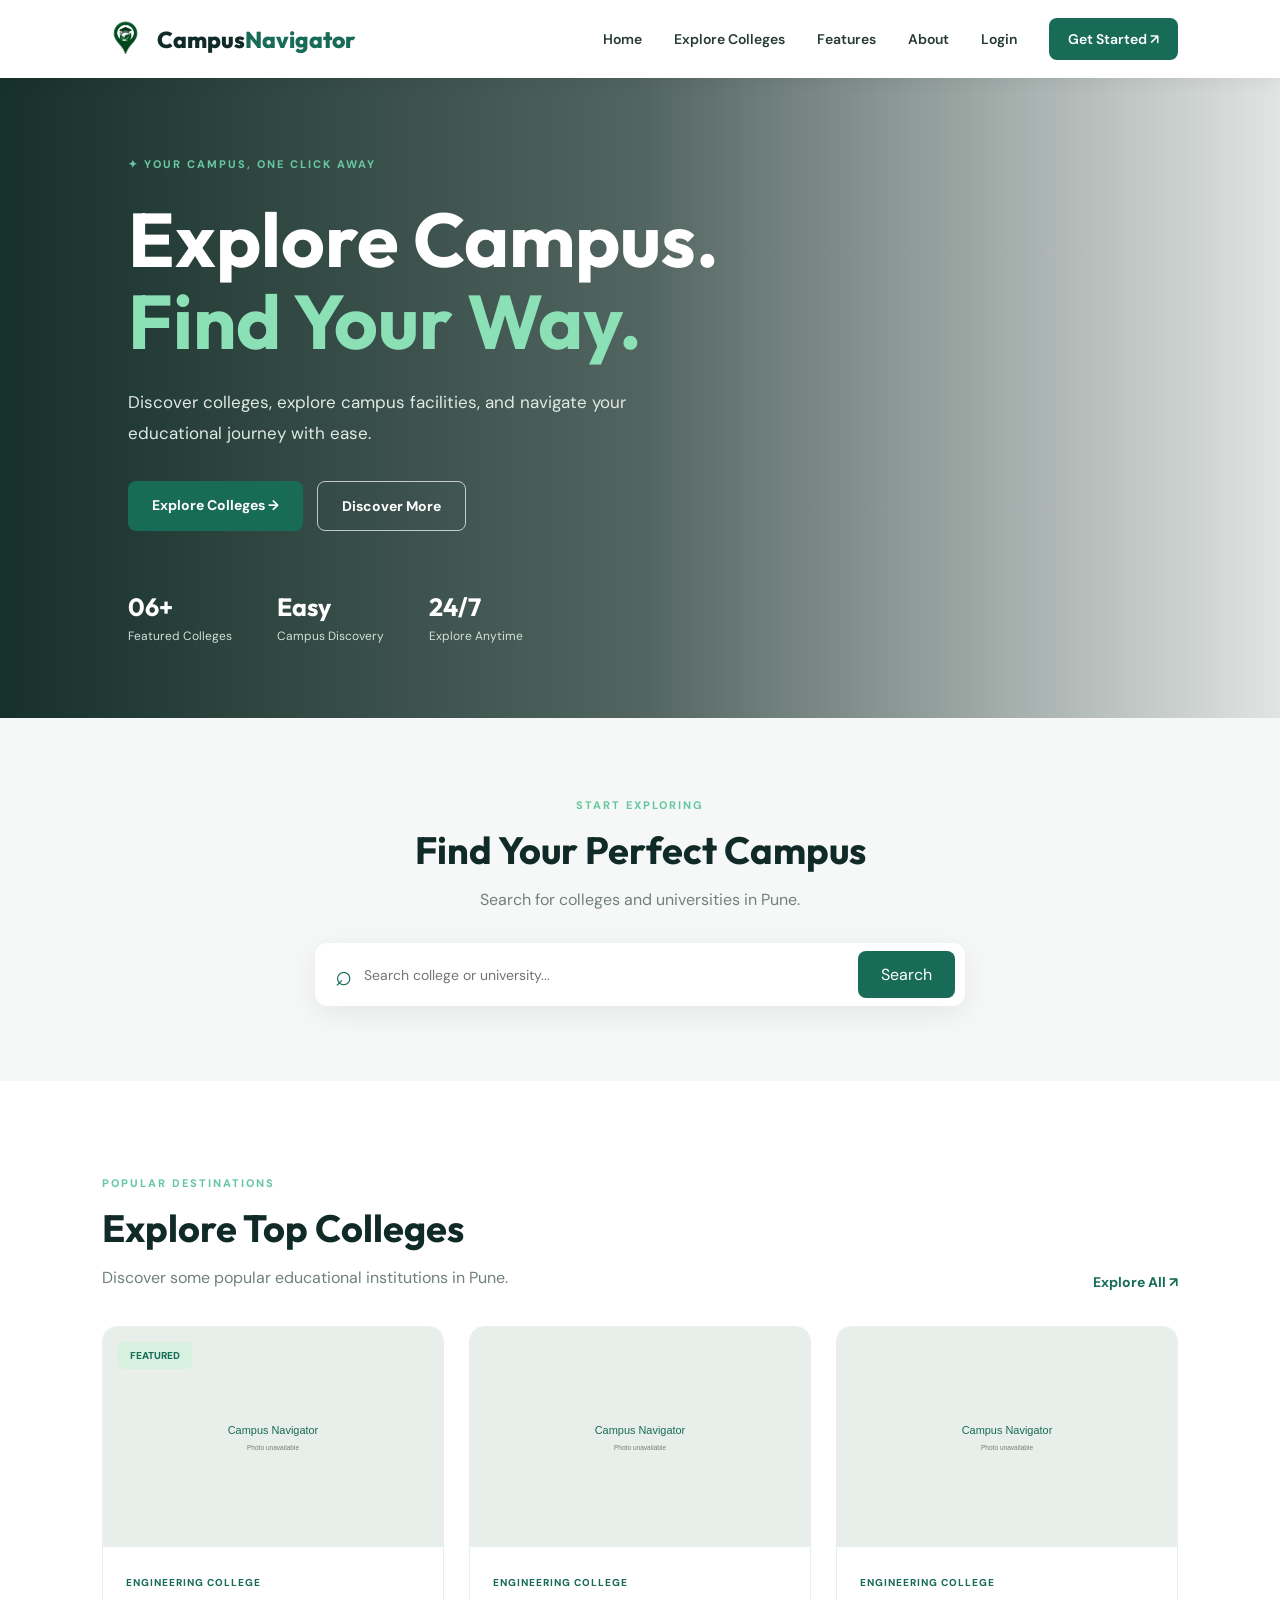
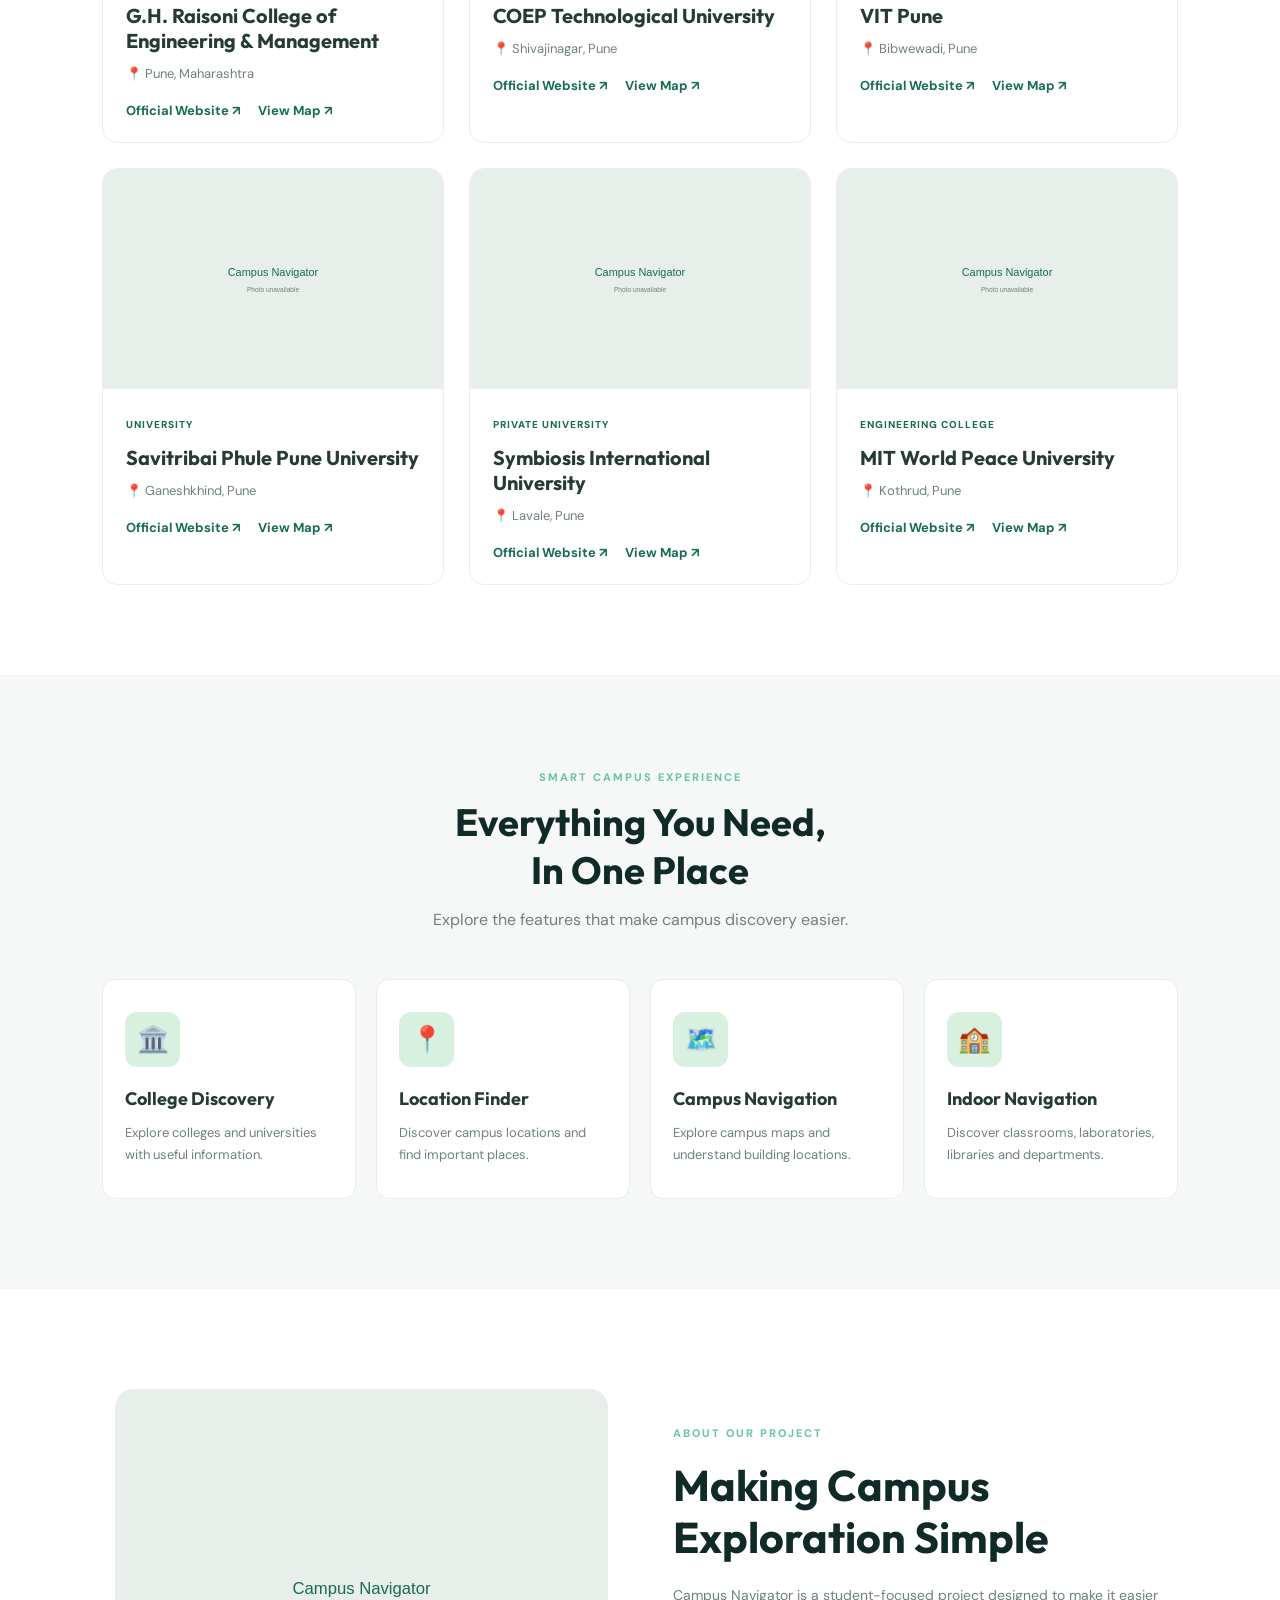
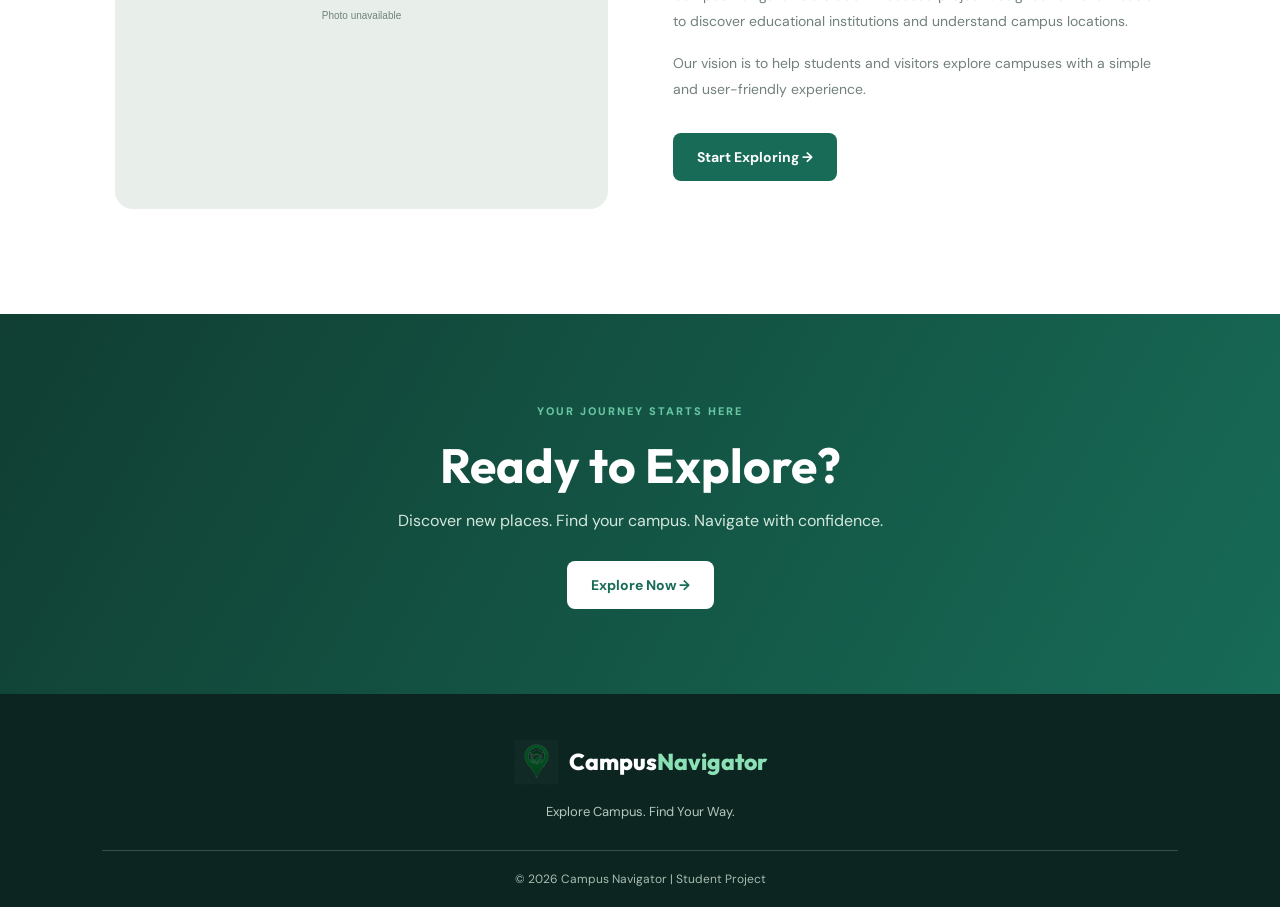
<file: index.html>
<!DOCTYPE html>
<html lang="en">
<head>
  <meta charset="UTF-8">
  <meta name="viewport" content="width=device-width, initial-scale=1.0">
  <meta name="description" content="Campus Navigator - Explore colleges and discover campus facilities.">
  <title>Campus Navigator | Explore Your Campus</title>
  <link rel="stylesheet" href="style.css">
  <link rel="preconnect" href="https://fonts.googleapis.com">
  <link rel="preconnect" href="https://fonts.gstatic.com" crossorigin>
  <link href="https://fonts.googleapis.com/css2?family=DM+Sans:wght@400;500;600;700;800&family=Outfit:wght@400;500;600;700;800&display=swap" rel="stylesheet">
</head>
<body>
  <header class="navbar">
    <a href="#" class="logo"><img class="brand-logo" src="campus-navigator-logo.png" alt="Campus Navigator logo"><span>Campus<span class="logo-highlight">Navigator</span></span></a>
    <button class="menu-toggle" id="menuToggle" aria-label="Toggle menu">☰</button>
    <nav class="nav-links" id="navLinks">
      <a href="#home">Home</a><a href="#colleges">Explore Colleges</a><a href="#features">Features</a><a href="#about">About</a><a href="login.html">Login</a><a href="login.html" class="nav-button">Get Started ↗</a>
    </nav>
  </header>

  <main>
    <section class="hero" id="home">
      <div class="hero-overlay"></div>
      <div class="hero-content">
        <span class="hero-tag">✦ YOUR CAMPUS, ONE CLICK AWAY</span>
        <h1>Explore Campus.<br><span>Find Your Way.</span></h1>
        <p>Discover colleges, explore campus facilities, and navigate your educational journey with ease.</p>
        <div class="hero-buttons"><a href="#colleges" class="primary-btn">Explore Colleges →</a><a href="#features" class="secondary-btn">Discover More</a></div>
        <div class="hero-stats">
          <div><strong>06+</strong><small>Featured Colleges</small></div>
          <div><strong>Easy</strong><small>Campus Discovery</small></div>
          <div><strong>24/7</strong><small>Explore Anytime</small></div>
        </div>
      </div>
    </section>

    <section class="search-section">
      <div class="search-heading"><span class="eyebrow">START EXPLORING</span><h2>Find Your Perfect Campus</h2><p>Search for colleges and universities in Pune.</p></div>
      <div class="search-box"><span>⌕</span><input type="text" id="collegeSearch" placeholder="Search college or university..." aria-label="Search colleges"><button id="searchButton">Search</button></div>
    </section>

    <section class="colleges-section" id="colleges">
      <div class="section-heading"><div><span class="eyebrow">POPULAR DESTINATIONS</span><h2>Explore Top Colleges</h2><p>Discover some popular educational institutions in Pune.</p></div><a href="#colleges" class="view-all">Explore All ↗</a></div>
      <div class="college-grid" id="collegeGrid">
        <article class="college-card"><div class="college-image"><img loading="lazy" src="https://media.assettype.com/freepressjournal/2024-01/7aec00bf-9f2e-4cdf-ba97-b61dc80d2831/WhatsApp_Image_2024_01_02_at_4_59_20_PM.jpeg?width=1000" alt="Illustrative college campus building"><span class="college-label">FEATURED</span></div><div class="college-info"><span class="college-type">ENGINEERING COLLEGE</span><h3>G.H. Raisoni College of Engineering &amp; Management</h3><p>📍 Pune, Maharashtra</p><div class="card-actions"><a href="https://ghrcemp.raisoni.net/" target="_blank" rel="noopener noreferrer" class="card-link">Official Website ↗</a><a href="https://www.google.com/maps/search/?api=1&query=G+H+Raisoni+College+of+Engineering+and+Management+Wagholi+Pune" target="_blank" rel="noopener noreferrer" class="card-link">View Map ↗</a></div></div></article>
        <article class="college-card"><div class="college-image"><img loading="lazy" src="https://media.collegedekho.com/media/img/news/MHT_CET_CAP_Round_2_COEP_Cutoff_2024.jpg" alt="Illustrative university campus"></div><div class="college-info"><span class="college-type">ENGINEERING COLLEGE</span><h3>COEP Technological University</h3><p>📍 Shivajinagar, Pune</p><div class="card-actions"><a href="https://www.coeptech.ac.in/" target="_blank" rel="noopener noreferrer" class="card-link">Official Website ↗</a><a href="https://www.google.com/maps/search/?api=1&query=COEP+Technological+University+Pune" target="_blank" rel="noopener noreferrer" class="card-link">View Map ↗</a></div></div></article>
        <article class="college-card"><div class="college-image"><img loading="lazy" src="https://media.collegedekho.com/media/img/institute/crawled_images/None/DSFGSDFSFGSFSFDSGD.jpg" alt="Illustrative college campus"></div><div class="college-info"><span class="college-type">ENGINEERING COLLEGE</span><h3>VIT Pune</h3><p>📍 Bibwewadi, Pune</p><div class="card-actions"><a href="https://www.vit.edu/" target="_blank" rel="noopener noreferrer" class="card-link">Official Website ↗</a><a href="https://www.google.com/maps/search/?api=1&query=Vishwakarma+Institute+of+Technology+Pune" target="_blank" rel="noopener noreferrer" class="card-link">View Map ↗</a></div></div></article>
        <article class="college-card"><div class="college-image"><img loading="lazy" src="https://images.indianexpress.com/2025/09/savitribai-phule-pune-university.jpg?w=1200" alt="Illustrative university library"></div><div class="college-info"><span class="college-type">UNIVERSITY</span><h3>Savitribai Phule Pune University</h3><p>📍 Ganeshkhind, Pune</p><div class="card-actions"><a href="https://www.unipune.ac.in/" target="_blank" rel="noopener noreferrer" class="card-link">Official Website ↗</a><a href="https://www.google.com/maps/search/?api=1&query=Savitribai+Phule+Pune+University" target="_blank" rel="noopener noreferrer" class="card-link">View Map ↗</a></div></div></article>
        <article class="college-card"><div class="college-image"><img loading="lazy" src="https://symhealth.siu.edu.in/assets/SIU%20lavale.jpg" alt="Illustrative university building"></div><div class="college-info"><span class="college-type">PRIVATE UNIVERSITY</span><h3>Symbiosis International University</h3><p>📍 Lavale, Pune</p><div class="card-actions"><a href="https://www.siu.edu.in/" target="_blank" rel="noopener noreferrer" class="card-link">Official Website ↗</a><a href="https://www.google.com/maps/search/?api=1&query=Symbiosis+International+University+Lavale+Pune" target="_blank" rel="noopener noreferrer" class="card-link">View Map ↗</a></div></div></article>
        <article class="college-card"><div class="college-image"><img loading="lazy" src="https://ik.imagekit.io/syustaging/SYU_PREPROD/COVER-IMAGE_UR8sTcT27.webp?tr=w-1200" alt="Illustrative college campus"></div><div class="college-info"><span class="college-type">ENGINEERING COLLEGE</span><h3>MIT World Peace University</h3><p>📍 Kothrud, Pune</p><div class="card-actions"><a href="https://mitwpu.edu.in/" target="_blank" rel="noopener noreferrer" class="card-link">Official Website ↗</a><a href="https://www.google.com/maps/search/?api=1&query=MIT+World+Peace+University+Kothrud+Pune" target="_blank" rel="noopener noreferrer" class="card-link">View Map ↗</a></div></div></article>
      </div>
      <p class="no-results" id="noResults" hidden>No colleges found. Try another search.</p>
    </section>

    <section class="features-section" id="features">
      <div class="section-heading centered"><span class="eyebrow">SMART CAMPUS EXPERIENCE</span><h2>Everything You Need,<br>In One Place</h2><p>Explore the features that make campus discovery easier.</p></div>
      <div class="feature-grid">
        <div class="feature-card"><div class="feature-icon">🏛️</div><h3>College Discovery</h3><p>Explore colleges and universities with useful information.</p></div>
        <div class="feature-card"><div class="feature-icon">📍</div><h3>Location Finder</h3><p>Discover campus locations and find important places.</p></div>
        <div class="feature-card"><div class="feature-icon">🗺️</div><h3>Campus Navigation</h3><p>Explore campus maps and understand building locations.</p></div>
        <div class="feature-card"><div class="feature-icon">🏫</div><h3>Indoor Navigation</h3><p>Discover classrooms, laboratories, libraries and departments.</p></div>
      </div>
    </section>

    <section class="about-section" id="about">
      <div class="about-image"><img loading="lazy" src="https://images.indianexpress.com/2025/09/savitribai-phule-pune-university.jpg?w=1200" alt="Illustrative students walking on a university campus"></div>
      <div class="about-content"><span class="eyebrow">ABOUT OUR PROJECT</span><h2>Making Campus Exploration Simple</h2><p>Campus Navigator is a student-focused project designed to make it easier to discover educational institutions and understand campus locations.</p><p>Our vision is to help students and visitors explore campuses with a simple and user-friendly experience.</p><a href="#colleges" class="primary-btn">Start Exploring →</a></div>
    </section>

    <section class="cta-section" id="contact"><span class="eyebrow">YOUR JOURNEY STARTS HERE</span><h2>Ready to Explore?</h2><p>Discover new places. Find your campus. Navigate with confidence.</p><a href="#colleges" class="primary-btn">Explore Now →</a></section>
  </main>

  <footer class="footer"><a href="#home" class="logo footer-logo"><img class="brand-logo" src="campus-navigator-logo.png" alt="Campus Navigator logo"><span>Campus<span class="logo-highlight">Navigator</span></span></a><p>Explore Campus. Find Your Way.</p><div class="footer-bottom">© 2026 Campus Navigator | Student Project</div></footer>
  <script src="script.js"></script>
</body>
</html>
</file>
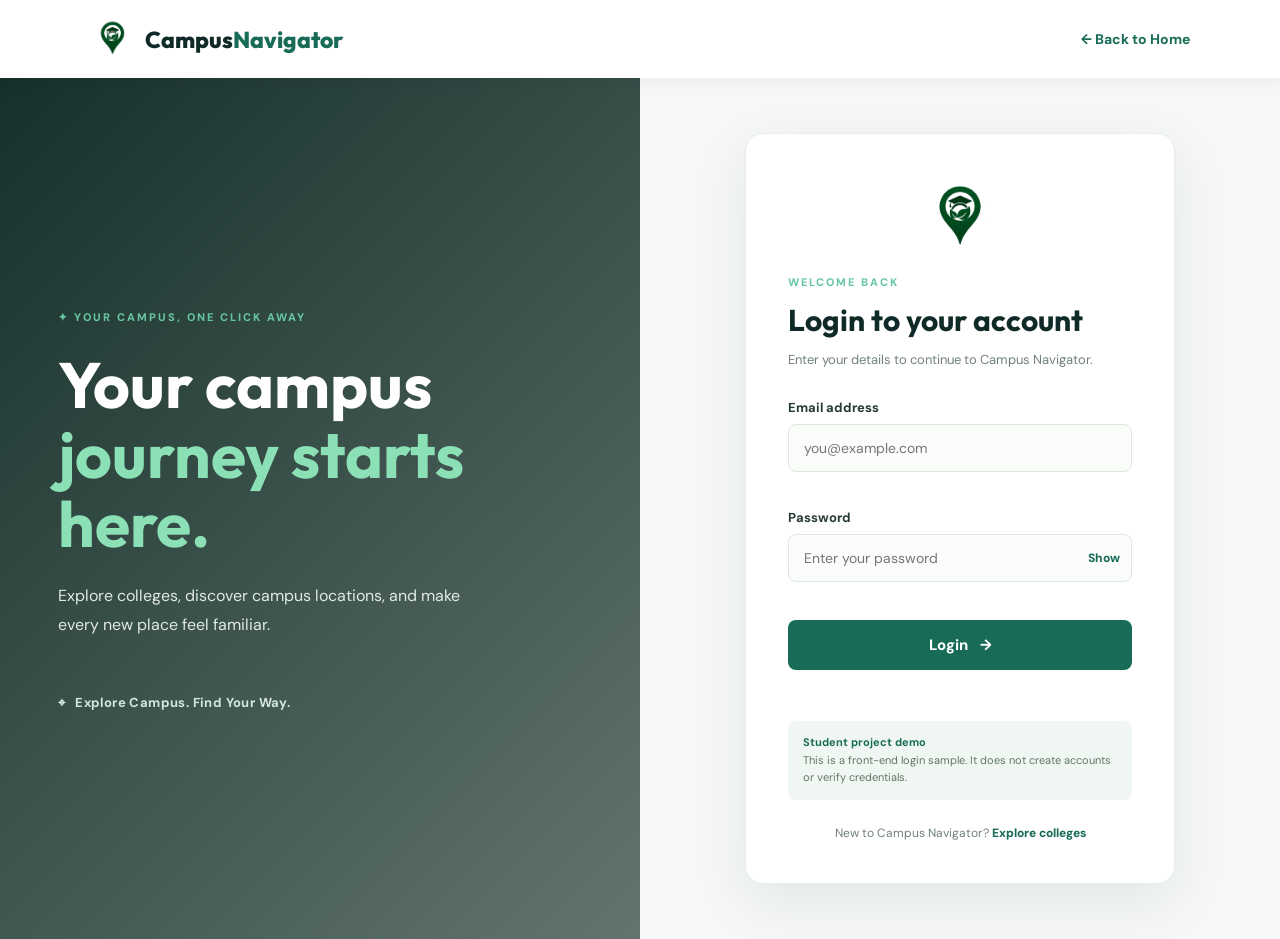
<file: login.html>
<!DOCTYPE html>
<html lang="en">
<head>
  <meta charset="UTF-8">
  <meta name="viewport" content="width=device-width, initial-scale=1.0">
  <meta name="description" content="Sign in to the Campus Navigator demo.">
  <title>Login | Campus Navigator</title>
  <link rel="stylesheet" href="style.css">
  <link rel="preconnect" href="https://fonts.googleapis.com">
  <link rel="preconnect" href="https://fonts.gstatic.com" crossorigin>
  <link href="https://fonts.googleapis.com/css2?family=DM+Sans:wght@400;500;600;700;800&family=Outfit:wght@400;500;600;700;800&display=swap" rel="stylesheet">
</head>
<body class="login-page">
  <header class="navbar login-navbar">
    <a href="index.html" class="logo"><img class="brand-logo" src="campus-navigator-logo.png" alt="Campus Navigator logo"><span>Campus<span class="logo-highlight">Navigator</span></span></a>
    <a href="index.html" class="back-home">← Back to Home</a>
  </header>

  <main class="login-main">
    <section class="login-visual" aria-label="Campus Navigator introduction">
      <div class="login-visual-overlay"></div>
      <div class="login-visual-content">
        <span class="hero-tag">✦ YOUR CAMPUS, ONE CLICK AWAY</span>
        <h1>Your campus<br><span>journey starts here.</span></h1>
        <p>Explore colleges, discover campus locations, and make every new place feel familiar.</p>
        <div class="login-visual-note">⌖ &nbsp; Explore Campus. Find Your Way.</div>
      </div>
    </section>

    <section class="login-panel">
      <div class="login-card">
        <img class="login-card-logo" src="campus-navigator-logo.png" alt="Campus Navigator logo">
        <span class="eyebrow">WELCOME BACK</span>
        <h2>Login to your account</h2>
        <p class="login-subtitle">Enter your details to continue to Campus Navigator.</p>

        <form id="loginForm" novalidate>
          <label for="email">Email address</label>
          <input id="email" name="email" type="email" placeholder="you@example.com" autocomplete="email" required>
          <small class="field-error" id="emailError"></small>

          <label for="password">Password</label>
          <div class="password-wrap">
            <input id="password" name="password" type="password" placeholder="Enter your password" autocomplete="current-password" required minlength="6">
            <button type="button" id="togglePassword" class="password-toggle" aria-label="Show password">Show</button>
          </div>
          <small class="field-error" id="passwordError"></small>

          <button type="submit" class="login-submit">Login <span>→</span></button>
          <p class="login-message" id="loginMessage" role="status" aria-live="polite"></p>
        </form>

        <div class="login-demo-note"><strong>Student project demo</strong><br>This is a front-end login sample. It does not create accounts or verify credentials.</div>
        <p class="login-footer-text">New to Campus Navigator? <a href="index.html#colleges">Explore colleges</a></p>
      </div>
    </section>
  </main>
  <script src="login.js"></script>
</body>
</html>
</file>
<file: style.css>
:root{--primary:#176b57;--dark:#102b27;--accent:#d7f0df;--light:#f5f8f6;--text:#263b35;--muted:#71817a}
*{margin:0;padding:0;box-sizing:border-box}
html{scroll-behavior:smooth;scroll-padding-top:90px}
body{font-family:'DM Sans',sans-serif;color:var(--text);background:#fff}
a{text-decoration:none;color:inherit}button,input{font:inherit}
.navbar{height:78px;padding:0 8%;display:flex;align-items:center;justify-content:space-between;background:white;position:sticky;top:0;z-index:100;box-shadow:0 2px 18px rgba(0,0,0,.06)}
.logo{display:flex;align-items:center;gap:9px;font-family:'Outfit',sans-serif;font-size:23px;font-weight:800;color:var(--dark)}
.brand-logo{width:46px;height:46px;object-fit:contain;flex:0 0 auto}
.login-card-logo{display:block;width:82px;height:82px;object-fit:contain;margin:0 auto 12px}
.logo-highlight{color:var(--primary)}
.nav-links{display:flex;align-items:center;gap:32px;font-size:14px;font-weight:600}
.nav-links a:hover{color:var(--primary)}
.nav-button{padding:12px 19px;border-radius:8px;color:white!important;background:var(--primary)}
.menu-toggle{display:none;background:none;border:none;font-size:26px;cursor:pointer}
.hero{min-height:640px;display:flex;align-items:center;position:relative;padding:70px 10%;color:white;background:url("https://images.unsplash.com/photo-1562774053-701939374585?w=1800") center/cover no-repeat}
.hero-overlay{position:absolute;inset:0;background:linear-gradient(90deg,rgba(8,35,29,.94),rgba(8,35,29,.70),rgba(8,35,29,.12))}
.hero-content{position:relative;max-width:680px;animation:fadeUp 1s ease}
.hero-tag,.eyebrow{font-size:11px;letter-spacing:2px;font-weight:800;color:#68c7a2}
.hero h1{font-family:'Outfit',sans-serif;font-size:clamp(43px,6vw,76px);line-height:1.08;margin:25px 0}
.hero h1 span{color:#8ce0b6}
.hero-content>p{max-width:520px;line-height:1.8;font-size:17px;color:#e0e9e5}
.hero-buttons{display:flex;flex-wrap:wrap;gap:14px;margin-top:32px}
.primary-btn,.secondary-btn{display:inline-block;padding:15px 24px;border-radius:8px;font-size:14px;font-weight:700;transition:.3s}
.primary-btn{color:white;background:var(--primary)}
.primary-btn:hover{background:#0e4b3d;transform:translateY(-3px)}
.secondary-btn{color:white;border:1px solid rgba(255,255,255,.7)}
.secondary-btn:hover{background:white;color:var(--dark)}
.hero-stats{display:flex;flex-wrap:wrap;gap:45px;margin-top:60px}
.hero-stats div{display:flex;flex-direction:column;gap:5px}
.hero-stats strong{font-family:'Outfit',sans-serif;font-size:25px}
.hero-stats small{color:#d4dfd9;font-size:12px}
.search-section{padding:75px 20px;text-align:center;background:var(--light)}
.search-heading h2,.section-heading h2{font-family:'Outfit',sans-serif;font-size:clamp(27px,4vw,38px);color:var(--dark);margin:12px 0}
.search-heading p,.section-heading p{color:var(--muted);line-height:1.7}
.search-box{margin:30px auto 0;max-width:650px;background:white;padding:8px 10px 8px 20px;border-radius:12px;display:flex;align-items:center;gap:12px;box-shadow:0 8px 30px rgba(0,0,0,.07)}
.search-box span{font-size:29px;color:var(--primary)}
.search-box input{flex:1;min-width:0;padding:12px 0;border:none;outline:none;font-size:14px}
.search-box button{padding:13px 23px;border:none;border-radius:8px;background:var(--primary);color:white;cursor:pointer}
.search-box button:hover{background:var(--dark)}
.colleges-section{padding:90px 8%}
.section-heading{display:flex;justify-content:space-between;align-items:end;gap:20px;margin-bottom:35px}
.view-all{color:var(--primary);font-weight:700;font-size:14px}
.college-grid{display:grid;grid-template-columns:repeat(3,1fr);gap:25px}
.college-card{border:1px solid #e9efeb;border-radius:15px;overflow:hidden;background:white;transition:.3s}
.college-card:hover{transform:translateY(-8px);box-shadow:0 15px 35px rgba(20,60,45,.12)}
.college-image{height:220px;position:relative;overflow:hidden}
.college-image img{width:100%;height:100%;object-fit:cover;transition:.5s}
.college-card:hover img{transform:scale(1.07)}
.college-label{position:absolute;top:15px;left:15px;background:#d7f0df;color:#176b57;padding:7px 12px;border-radius:5px;font-size:10px;font-weight:800}
.college-info{padding:23px}
.college-type{font-size:10px;color:var(--primary);font-weight:800;letter-spacing:1px}
.college-info h3{font-family:'Outfit',sans-serif;font-size:20px;margin:12px 0}
.college-info p{font-size:13px;color:var(--muted);margin-bottom:20px}
.card-link{color:var(--primary);font-weight:700;font-size:13px}
.card-link:hover{text-decoration:underline}
.no-results{padding:30px;text-align:center;color:var(--muted)}
.features-section{padding:90px 8%;background:var(--light)}
.centered{text-align:center;display:block;margin-bottom:45px}
.feature-grid{display:grid;grid-template-columns:repeat(4,1fr);gap:20px}
.feature-card{padding:32px 22px;border-radius:13px;background:white;border:1px solid #e7eee9;transition:.3s}
.feature-card:hover{transform:translateY(-7px);border-color:#9dcdb5}
.feature-icon{height:55px;width:55px;display:grid;place-items:center;border-radius:12px;background:var(--accent);font-size:26px;margin-bottom:20px}
.feature-card h3{font-family:'Outfit',sans-serif;margin-bottom:12px;font-size:18px}
.feature-card p{color:var(--muted);line-height:1.7;font-size:13px}
.about-section{padding:100px 9%;display:grid;grid-template-columns:1fr 1fr;align-items:center;gap:65px}
.about-image img{width:100%;height:420px;object-fit:cover;border-radius:18px}
.about-content h2{font-family:'Outfit',sans-serif;font-size:clamp(30px,4vw,43px);line-height:1.2;color:var(--dark);margin:18px 0}
.about-content p{color:var(--muted);line-height:1.9;font-size:14px;margin-bottom:15px}
.about-content .primary-btn{margin-top:15px}
.cta-section{padding:85px 20px;text-align:center;color:white;background:linear-gradient(120deg,#103e32,#176b57)}
.cta-section h2{font-family:'Outfit',sans-serif;font-size:clamp(32px,5vw,48px);margin:15px 0}
.cta-section p{color:#d4e7dc;margin-bottom:30px}
.cta-section .primary-btn{background:white;color:var(--primary)}
.footer{padding:45px 8% 20px;text-align:center;background:#0c2520;color:white}
.footer-logo{justify-content:center;color:white}
.footer-logo .logo-highlight{color:#8ce0b6}
.footer>p{margin:18px 0 30px;color:#b5c8bf;font-size:13px}
.footer-bottom{border-top:1px solid #355047;padding-top:20px;color:#a8bbb1;font-size:12px}
@keyframes fadeUp{from{opacity:0;transform:translateY(25px)}to{opacity:1;transform:translateY(0)}}
@media(max-width:950px){.navbar{padding:0 5%}.nav-links{gap:17px}.college-grid{grid-template-columns:repeat(2,1fr)}.feature-grid{grid-template-columns:repeat(2,1fr)}}
@media(max-width:700px){.navbar{height:70px}.logo{font-size:19px}.brand-logo{width:40px;height:40px}.menu-toggle{display:block}.nav-links{display:none;position:absolute;top:70px;left:0;width:100%;background:white;padding:25px;flex-direction:column;align-items:stretch;gap:22px;box-shadow:0 12px 20px rgba(0,0,0,.08)}.nav-links.active{display:flex}.nav-button{text-align:center}.hero{min-height:620px;padding:65px 7%;background-position:center}.hero-overlay{background:rgba(8,35,29,.82)}.hero h1{font-size:46px}.hero-stats{gap:22px;margin-top:40px}.hero-stats strong{font-size:21px}.section-heading{align-items:start;flex-direction:column}.college-grid,.feature-grid{grid-template-columns:1fr}.college-image{height:230px}.about-section{grid-template-columns:1fr;padding:65px 7%;gap:30px}.about-image img{height:280px}.search-box{padding-left:12px}.search-box button{padding:13px 15px}}
@media(max-width:380px){.hero h1{font-size:39px}.hero-stats{gap:15px}.search-box input{font-size:12px}}

/* COLLEGE CARD ACTIONS */
.card-actions {
  display: flex;
  flex-wrap: wrap;
  gap: 18px;
  align-items: center;
}
.card-actions .card-link {
  display: inline-block;
}
.college-image img {
  background: #e8efeb;
}


/* LOGIN PAGE */
.login-page{min-height:100vh;background:#f5f8f6}
.login-navbar{height:78px;padding:0 7%;background:#fff;position:relative}
.back-home{font-size:14px;font-weight:700;color:var(--primary)}
.back-home:hover{text-decoration:underline}
.login-main{min-height:calc(100vh - 78px);display:grid;grid-template-columns:1fr 1fr}
.login-visual{min-height:650px;position:relative;display:flex;align-items:center;padding:9%;color:#fff;background:url("https://media.assettype.com/freepressjournal/2024-01/7aec00bf-9f2e-4cdf-ba97-b61dc80d2831/WhatsApp_Image_2024_01_02_at_4_59_20_PM.jpeg?width=1200") center/cover no-repeat}
.login-visual-overlay{position:absolute;inset:0;background:linear-gradient(135deg,rgba(8,35,29,.94),rgba(8,35,29,.62))}
.login-visual-content{position:relative;max-width:520px}
.login-visual-content h1{font-family:'Outfit',sans-serif;font-size:clamp(42px,5vw,65px);line-height:1.08;margin:24px 0}
.login-visual-content h1 span{color:#8ce0b6}
.login-visual-content p{max-width:430px;color:#e0e9e5;font-size:16px;line-height:1.8}
.login-visual-note{margin-top:55px;color:#d5e7de;font-size:13px;font-weight:700;letter-spacing:.4px}
.login-panel{display:grid;place-items:center;padding:55px 25px}
.login-card{width:min(100%,430px);background:#fff;padding:42px;border:1px solid #e7eee9;border-radius:18px;box-shadow:0 18px 55px rgba(16,43,39,.08)}
.login-card-icon{width:52px;height:52px;display:grid;place-items:center;border-radius:15px;background:var(--accent);color:var(--primary);font-size:36px;margin-bottom:25px}
.login-card h2{font-family:'Outfit',sans-serif;color:var(--dark);font-size:30px;margin:10px 0}
.login-subtitle{color:var(--muted);font-size:13px;line-height:1.7;margin-bottom:28px}
.login-card form label{display:block;color:var(--text);font-size:13px;font-weight:700;margin:17px 0 8px}
.login-card form input{width:100%;padding:14px 15px;border:1px solid #dce7e0;border-radius:8px;outline:none;font:inherit;font-size:14px;background:#fbfdfb}
.login-card form input:focus{border-color:var(--primary);box-shadow:0 0 0 3px rgba(23,107,87,.1)}
.password-wrap{position:relative}
.password-wrap input{padding-right:65px!important}
.password-toggle{position:absolute;right:12px;top:50%;transform:translateY(-50%);border:0;background:transparent;color:var(--primary);font-size:12px;font-weight:800;cursor:pointer}
.field-error{display:block;min-height:15px;color:#bd3434;font-size:11px;margin-top:5px}
.login-submit{width:100%;display:flex;justify-content:center;align-items:center;gap:12px;margin-top:18px;padding:15px;border:0;border-radius:8px;background:var(--primary);color:white;font-size:15px;font-weight:800;cursor:pointer;transition:.2s}
.login-submit:hover{background:var(--dark);transform:translateY(-2px)}
.login-message{min-height:20px;margin-top:13px;text-align:center;color:var(--primary);font-size:12px;line-height:1.5}
.login-demo-note{margin-top:18px;padding:13px 15px;border-radius:8px;background:#f0f7f2;color:#61756b;font-size:11px;line-height:1.6}
.login-demo-note strong{color:var(--primary)}
.login-footer-text{text-align:center;margin-top:25px;color:var(--muted);font-size:12px}
.login-footer-text a{color:var(--primary);font-weight:800}
@media(max-width:800px){.login-main{grid-template-columns:1fr}.login-visual{min-height:300px;padding:55px 8%}.login-visual-content h1{font-size:43px;margin:16px 0}.login-visual-note{margin-top:25px}.login-panel{padding:40px 18px}}
@media(max-width:480px){.login-navbar{height:70px;padding:0 5%}.back-home{font-size:12px}.login-card{padding:28px 22px}.login-card h2{font-size:26px}.login-visual{min-height:270px}.login-visual-content h1{font-size:38px}}
</file>
